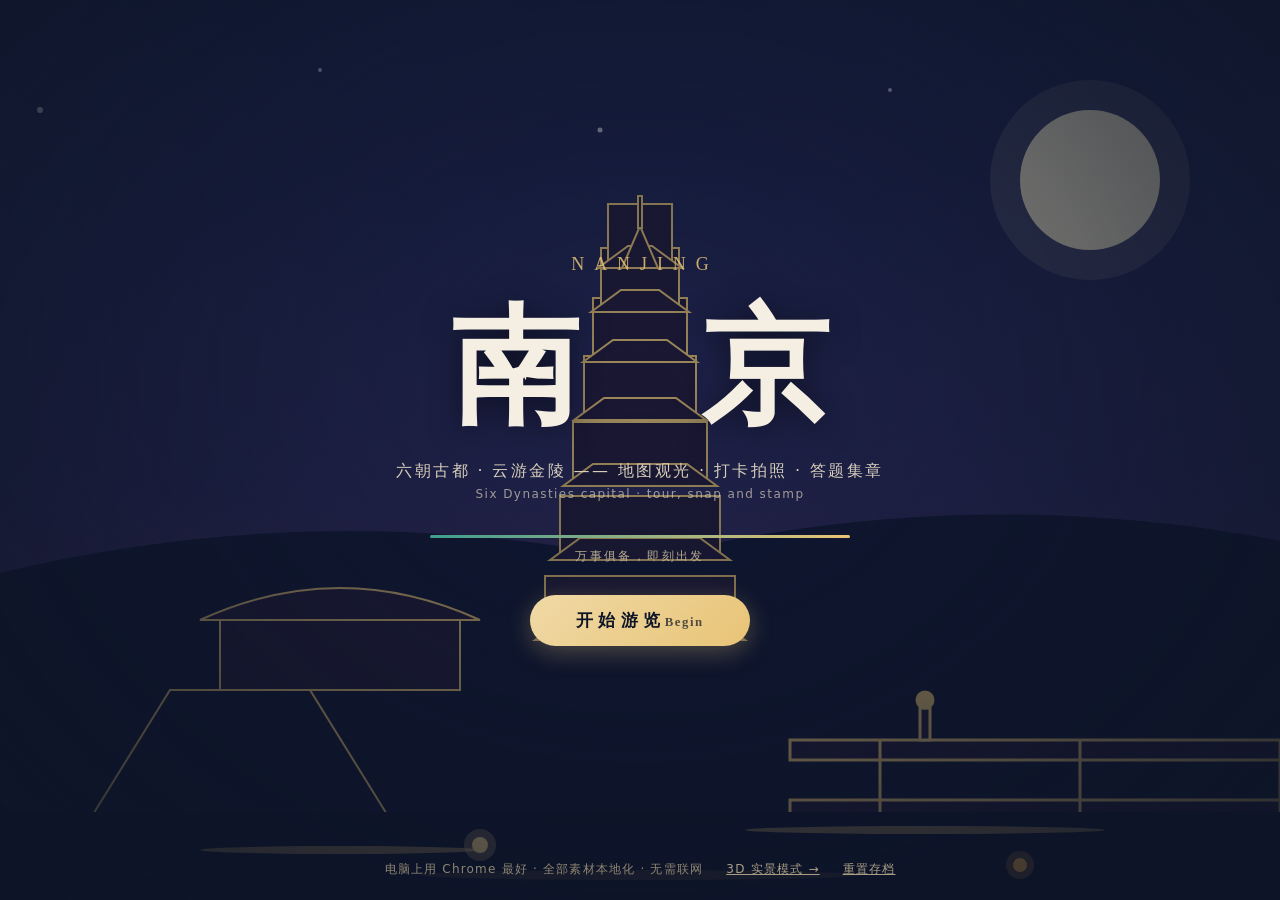
<file: game/index.html>
<!doctype html>
<html lang="zh-CN">
<head>
<meta charset="utf-8">
<title>南京 · 云游金陵</title>
<meta name="viewport" content="width=device-width,initial-scale=1,viewport-fit=cover">
<meta name="description" content="浏览器里的南京观光：玄武湖、中山陵、夫子庙、明孝陵等地标打卡、拍照、答题集章。">
<link rel="icon" href="data:,">
<link rel="stylesheet" href="./css/style.css">
</head>
<body>
<script>
/* 手机 app 内嵌（GTA7:NANKING）时隐藏「3D 实景模式」跳转，防止 iframe 里再嵌一层 3D 世界 */
if(window.self!==window.top){
  document.addEventListener("DOMContentLoaded",function(){
    var a=document.querySelector('#load-note a[href$="3d.html"]');
    if(a)a.style.display="none";
  });
}
</script>

<!-- ===== 加载封面 ===== -->
<div id="load">
  <div id="load-art"></div>
  <div id="load-shade"></div>
  <div id="load-main">
    <div id="load-en">NANJING</div>
    <div id="load-title">南 京</div>
    <div id="load-sub">
      <span class="zh">六朝古都 · 云游金陵 —— 地图观光 · 打卡拍照 · 答题集章</span>
      <span class="en">Six Dynasties capital · tour, snap and stamp</span>
    </div>
    <div id="load-prog"><div id="load-bar"><div id="load-fill"></div></div><div id="load-text">正在整理行装…</div></div>
    <button id="start" type="button" disabled><span class="zh">开始游览</span><span class="en">Begin</span></button>
  </div>
  <div id="load-note">
    <span class="zh">电脑上用 Chrome 最好 · 全部素材本地化 · 无需联网</span>
    <a href="./3d.html">3D 实景模式 →</a>
    <a id="reset-save" href="javascript:void(0)">重置存档</a>
  </div>
</div>

<!-- ===== 游戏主界面 ===== -->
<div id="app" class="off">

  <!-- 顶部 HUD -->
  <div id="hud">
    <div id="hud-title"><span class="zh">云游金陵</span><span class="en">NANJING</span></div>
    <div id="hud-score"><small>得分</small><span id="score-n">0</span></div>
    <div id="hud-stamps"><small>印章</small><span id="stamp-n">0</span>/8</div>
    <button id="btn-tasks" type="button">行程</button>
    <button id="btn-stamps" type="button">集章册</button>
  </div>

  <!-- 地图视图 -->
  <div id="map-view"></div>
  <div id="map-tip">点击亮起的地标开始打卡 · 已完成的地标可随时回访重拍</div>

  <!-- 行程面板 -->
  <div id="tasks" class="panel off">
    <div class="panel-head"><b>行程单</b><button class="panel-x" data-close="tasks">×</button></div>
    <div id="tasks-list"></div>
  </div>

  <!-- 集章册 -->
  <div id="stamps-panel" class="panel off">
    <div class="panel-head"><b>集章册</b><button class="panel-x" data-close="stamps-panel">×</button></div>
    <div id="stamps-grid"></div>
  </div>

  <!-- 景点介绍卡 -->
  <div id="card" class="modal off">
    <div id="card-box">
      <div id="card-art"></div>
      <div id="card-head">
        <div id="card-title"></div>
        <div id="card-en"></div>
      </div>
      <div id="card-text"></div>
      <div id="card-facts"></div>
      <button id="card-go" type="button">进入打卡 <span class="en">Take a photo</span></button>
    </div>
  </div>

  <!-- 拍照打卡 -->
  <div id="photo" class="modal off">
    <div id="photo-scene"></div>
    <div id="viewfinder"><div class="vf-corner c1"></div><div class="vf-corner c2"></div><div class="vf-corner c3"></div><div class="vf-corner c4"></div><div id="vf-hint"></div></div>
    <div id="photo-tip"></div>
    <div id="photo-ctrl">
      <button id="ph-zoom-out" type="button">－</button>
      <button id="ph-shutter" type="button" aria-label="拍照"></button>
      <button id="ph-zoom-in" type="button">＋</button>
      <button id="ph-x" type="button" aria-label="退出">✕</button>
    </div>
    <div id="ph-result" class="off">
      <div id="ph-stars"></div>
      <div id="ph-score"></div>
      <div id="ph-btns">
        <button id="ph-retry" type="button">再拍一张</button>
        <button id="ph-done" type="button">完成打卡</button>
      </div>
    </div>
  </div>

  <!-- 知识问答 -->
  <div id="quiz" class="modal off">
    <div id="quiz-box">
      <div id="quiz-head"><span id="quiz-loc"></span><span id="quiz-num"></span></div>
      <div id="quiz-q"></div>
      <div id="quiz-opts"></div>
      <div id="quiz-fb"></div>
    </div>
  </div>

  <!-- 打卡结算 -->
  <div id="result" class="modal off">
    <div id="result-box">
      <div id="result-stamp"></div>
      <div id="result-title">打卡完成！</div>
      <div id="result-lines"></div>
      <div id="result-total"></div>
      <button id="result-go" type="button">回到地图</button>
    </div>
  </div>

  <!-- 通关 -->
  <div id="final" class="modal off">
    <div id="final-box">
      <div id="final-en">JOURNEY COMPLETE</div>
      <div id="final-title">金陵八景 · 全线通关</div>
      <div id="final-lines"></div>
      <div id="final-total"></div>
      <button id="final-again" type="button">再游一次</button>
    </div>
  </div>

  <div id="toast" class="off"></div>
  <div id="flash"></div>
</div>

<script src="./js/data.js"></script>
<script src="./js/scenes.js"></script>
<script src="./js/game.js"></script>
</body>
</html>
</file>
<file: game/css/style.css>
/* ============ 南京 · 云游金陵 ============ */
:root{
  --ink:#0e1526;
  --ink2:#131c33;
  --paper:#f5efe3;
  --gold:#e8c476;
  --seal:#c0392b;
  --jade:#3f9e8f;
  --line:rgba(232,196,118,.35);
  --serif:"Songti SC","STSong","SimSun","Noto Serif SC",serif;
  --sans:"PingFang SC","Microsoft YaHei",system-ui,sans-serif;
}
*{margin:0;padding:0;box-sizing:border-box;-webkit-tap-highlight-color:transparent}
html,body{height:100%}
body{background:var(--ink);color:var(--paper);font-family:var(--sans);overflow:hidden;user-select:none}
button{font-family:inherit;cursor:pointer;border:none;background:none;color:inherit}
.en{opacity:.7;font-size:.75em;letter-spacing:.12em}
.off{display:none!important}

/* ============ 加载封面 ============ */
#load{position:fixed;inset:0;display:flex;flex-direction:column;align-items:center;justify-content:center;z-index:100}
#load-art{position:absolute;inset:0;opacity:.9}
#load-art svg{width:100%;height:100%}
#load-shade{position:absolute;inset:0;background:radial-gradient(ellipse at 50% 42%,rgba(14,21,38,.25),rgba(14,21,38,.88))}
#load-main{position:relative;text-align:center;z-index:2}
#load-en{font-family:var(--serif);letter-spacing:.55em;text-indent:.55em;color:var(--gold);font-size:clamp(12px,2vw,18px);opacity:.85}
#load-title{font-family:var(--serif);font-size:clamp(64px,12vw,128px);letter-spacing:.35em;text-indent:.35em;font-weight:700;text-shadow:0 4px 30px rgba(0,0,0,.5);margin:.05em 0}
#load-sub{display:flex;flex-direction:column;gap:.3em;color:#d8cfbc;font-size:clamp(13px,1.6vw,16px);letter-spacing:.15em}
#load-prog{margin:34px auto 0;width:min(420px,72vw)}
#load-bar{height:3px;background:rgba(245,239,227,.18);border-radius:2px;overflow:hidden}
#load-fill{height:100%;width:0;background:linear-gradient(90deg,var(--jade),var(--gold));transition:width .3s}
#load-text{margin-top:10px;font-size:12px;letter-spacing:.2em;color:#b8ad94}
#start{margin-top:30px;padding:14px 46px;font-size:17px;letter-spacing:.3em;color:var(--ink);background:linear-gradient(135deg,#f0d9a6,var(--gold));border-radius:40px;opacity:.35;pointer-events:none;transition:.4s;font-family:var(--serif);font-weight:700;box-shadow:0 6px 24px rgba(232,196,118,.3)}
#start.ready{opacity:1;pointer-events:auto;animation:breathe 2.4s ease-in-out infinite}
#start.ready:hover{transform:translateY(-2px);box-shadow:0 10px 30px rgba(232,196,118,.45)}
@keyframes breathe{0%,100%{box-shadow:0 6px 24px rgba(232,196,118,.3)}50%{box-shadow:0 6px 36px rgba(232,196,118,.55)}}
#load-note{position:absolute;bottom:22px;left:0;right:0;text-align:center;font-size:12px;color:#8f8672;letter-spacing:.1em;z-index:2}
#load-note a{color:#a99e85;margin-left:1.5em;text-decoration:underline}

/* ============ HUD ============ */
#app{position:fixed;inset:0}
#hud{position:absolute;top:0;left:0;right:0;height:58px;display:flex;align-items:center;gap:14px;padding:0 18px;background:linear-gradient(rgba(14,21,38,.92),rgba(14,21,38,.55) 80%,transparent);z-index:20}
#hud-title{font-family:var(--serif);font-size:20px;letter-spacing:.25em;color:var(--gold);display:flex;flex-direction:column;line-height:1.1}
#hud-score,#hud-stamps{margin-left:6px;padding:6px 14px;border:1px solid var(--line);border-radius:20px;background:rgba(19,28,51,.7);font-size:15px;display:flex;align-items:baseline;gap:6px}
#hud-score small,#hud-stamps small{font-size:11px;color:#a99e85;letter-spacing:.2em}
#hud-score span{font-family:var(--serif);font-size:18px;color:var(--gold);font-weight:700}
#hud-stamps span{font-family:var(--serif);font-size:16px;color:#e8927c;font-weight:700}
#btn-tasks,#btn-stamps{margin-left:auto;padding:8px 18px;border:1px solid var(--line);border-radius:20px;background:rgba(19,28,51,.7);color:#e8dcc0;font-size:13px;letter-spacing:.2em;transition:.25s}
#btn-tasks{margin-left:auto}
#btn-stamps{margin-left:0}
#btn-tasks:hover,#btn-stamps:hover{background:rgba(63,158,143,.25);border-color:var(--jade)}

/* ============ 地图 ============ */
#map-view{position:absolute;inset:0;display:flex;align-items:center;justify-content:center}
#map-view svg{width:min(100vw,calc(100vh*1.45));height:min(100vh,calc(100vw/1.45));max-height:calc(100vh - 40px)}
#map-tip{position:absolute;bottom:16px;left:0;right:0;text-align:center;font-size:13px;color:#a99e85;letter-spacing:.15em;pointer-events:none}
.mk{cursor:pointer}
.mk .pin{transition:.3s;transform-origin:center;transform-box:fill-box}
.mk:hover .pin{transform:scale(1.15)}
.mk.done .pin{filter:none}
.mk.locked{cursor:not-allowed;opacity:.55}
.mk.current .pin{animation:pulse 1.6s ease-in-out infinite}
@keyframes pulse{0%,100%{transform:scale(1)}50%{transform:scale(1.22)}}
#travel-line{stroke-dasharray:8 8;animation:dash 1.2s linear infinite}
@keyframes dash{to{stroke-dashoffset:-32}}

/* ============ 面板（行程/集章） ============ */
.panel{position:absolute;top:70px;right:16px;width:min(340px,88vw);max-height:calc(100vh - 100px);overflow:auto;background:var(--ink2);border:1px solid var(--line);border-radius:14px;padding:16px;z-index:30;box-shadow:0 12px 40px rgba(0,0,0,.5)}
.panel-head{display:flex;justify-content:space-between;align-items:center;margin-bottom:12px;font-family:var(--serif);letter-spacing:.2em;color:var(--gold)}
.panel-x{font-size:20px;color:#a99e85;padding:2px 8px}
.panel-x:hover{color:var(--paper)}
.task-item{display:flex;align-items:center;gap:10px;padding:9px 8px;border-radius:10px;font-size:14px}
.task-item + .task-item{border-top:1px dashed rgba(232,196,118,.15)}
.task-item .st{width:22px;text-align:center;flex:none}
.task-item.cur{background:rgba(63,158,143,.12)}
.task-item.locked{opacity:.45}
.task-item .nm{flex:1}
.task-item .pt{font-size:12px;color:#a99e85}
#stamps-grid{display:grid;grid-template-columns:repeat(2,1fr);gap:12px}
.stamp-cell{aspect-ratio:1;border:2px dashed rgba(232,196,118,.3);border-radius:10px;display:flex;align-items:center;justify-content:center;flex-direction:column;gap:4px;font-size:13px;color:#8f8672}
.stamp-cell.got{border:2px solid var(--seal);background:rgba(192,57,43,.1);color:var(--paper)}
.stamp-cell .seal{font-family:var(--serif);font-size:20px;font-weight:700;color:var(--seal);letter-spacing:.1em}
.stamp-cell.got .seal{animation:stampIn .4s cubic-bezier(.2,1.6,.4,1)}
@keyframes stampIn{0%{transform:scale(2.4) rotate(-14deg);opacity:0}100%{transform:scale(1) rotate(-6deg);opacity:1}}

/* ============ 通用弹窗 ============ */
.modal{position:fixed;inset:0;z-index:50;display:flex;align-items:center;justify-content:center;background:rgba(8,12,24,.72);backdrop-filter:blur(3px)}
#card-box,#quiz-box,#result-box,#final-box{background:var(--ink2);border:1px solid var(--line);border-radius:18px;overflow:hidden;box-shadow:0 20px 60px rgba(0,0,0,.6);animation:rise .35s ease-out}
@keyframes rise{from{transform:translateY(24px);opacity:0}to{transform:translateY(0);opacity:1}}
#card-box{width:min(560px,92vw);max-height:92vh;overflow:auto}
#card-art{height:200px;background:#0a1020}
#card-art svg{width:100%;height:100%;display:block}
#card-head{padding:18px 24px 4px}
#card-title{font-family:var(--serif);font-size:26px;letter-spacing:.2em;color:var(--gold)}
#card-en{font-size:12px;letter-spacing:.15em;color:#a99e85;margin-top:4px}
#card-text{padding:12px 24px;font-size:14.5px;line-height:1.9;color:#e8dcc0}
#card-facts{padding:0 24px;display:flex;flex-wrap:wrap;gap:8px}
#card-facts i{font-style:normal;font-size:12px;padding:5px 12px;border-radius:16px;background:rgba(63,158,143,.15);color:#9fd4c9;letter-spacing:.05em}
#card-go{display:block;margin:18px auto 22px;padding:12px 38px;background:linear-gradient(135deg,#f0d9a6,var(--gold));color:var(--ink);border-radius:26px;font-size:15px;font-weight:700;letter-spacing:.15em;transition:.25s}
#card-go:hover{transform:translateY(-2px)}

/* ============ 拍照 ============ */
#photo{background:#0a0f1c}
#photo-scene{position:absolute;inset:0;overflow:hidden;cursor:grab}
#photo-scene.dragging{cursor:grabbing}
#photo-scene .scene-wrap{position:absolute;left:0;top:0;transform-origin:0 0}
#photo-scene svg{display:block}
#viewfinder{position:absolute;left:50%;top:50%;transform:translate(-50%,-50%);width:min(52vw,52vh*1.6);aspect-ratio:16/10;pointer-events:none;border:1px solid rgba(245,239,227,.6);box-shadow:0 0 0 100vmax rgba(10,15,28,.45)}
.vf-corner{position:absolute;width:22px;height:22px;border:3px solid var(--gold)}
.c1{left:-2px;top:-2px;border-right:none;border-bottom:none}
.c2{right:-2px;top:-2px;border-left:none;border-bottom:none}
.c3{left:-2px;bottom:-2px;border-right:none;border-top:none}
.c4{right:-2px;bottom:-2px;border-left:none;border-top:none}
#vf-hint{position:absolute;left:50%;top:-34px;transform:translateX(-50%);font-size:12px;color:#d8cfbc;letter-spacing:.15em;white-space:nowrap}
#photo-tip{position:absolute;bottom:110px;left:0;right:0;text-align:center;font-size:14px;color:#e8dcc0;letter-spacing:.12em;pointer-events:none;text-shadow:0 2px 8px rgba(0,0,0,.8)}
#photo-ctrl{position:absolute;bottom:26px;left:50%;transform:translateX(-50%);display:flex;align-items:center;gap:20px}
#ph-zoom-out,#ph-zoom-in{width:46px;height:46px;border-radius:50%;border:1px solid var(--line);background:rgba(19,28,51,.8);font-size:20px;color:var(--gold);transition:.2s}
#ph-zoom-out:hover,#ph-zoom-in:hover{background:rgba(63,158,143,.3)}
#ph-shutter{width:74px;height:74px;border-radius:50%;border:5px solid var(--paper);background:var(--seal);box-shadow:0 0 0 4px rgba(192,57,43,.3),0 4px 18px rgba(0,0,0,.5);transition:.15s}
#ph-shutter:hover{transform:scale(1.06)}
#ph-shutter:active{transform:scale(.94)}
#ph-x{position:absolute;top:18px;right:18px;width:42px;height:42px;border-radius:50%;border:1px solid var(--line);background:rgba(19,28,51,.8);font-size:16px;color:#a99e85}
#ph-x:hover{color:var(--paper)}
#flash{position:fixed;inset:0;background:#fff;opacity:0;pointer-events:none;z-index:60;transition:opacity .35s}
#flash.on{opacity:.85;transition:none}
#ph-result{position:absolute;left:50%;top:50%;transform:translate(-50%,-50%);background:rgba(14,21,38,.92);border:1px solid var(--line);border-radius:16px;padding:26px 40px;text-align:center;z-index:5;animation:rise .3s ease-out}
#ph-stars{font-size:30px;letter-spacing:.2em;color:var(--gold)}
#ph-score{margin-top:8px;font-size:15px;color:#e8dcc0;letter-spacing:.1em}
#ph-btns{margin-top:18px;display:flex;gap:14px;justify-content:center}
#ph-retry,#ph-done{padding:10px 26px;border-radius:22px;font-size:14px;letter-spacing:.1em;transition:.2s}
#ph-retry{border:1px solid var(--line);color:#e8dcc0}
#ph-retry:hover{background:rgba(63,158,143,.25)}
#ph-done{background:linear-gradient(135deg,#f0d9a6,var(--gold));color:var(--ink);font-weight:700}
#ph-done:hover{transform:translateY(-2px)}

/* ============ 问答 ============ */
#quiz-box{width:min(520px,92vw);padding:26px 30px}
#quiz-head{display:flex;justify-content:space-between;font-size:12px;color:#a99e85;letter-spacing:.2em;margin-bottom:14px}
#quiz-loc{color:var(--gold)}
#quiz-q{font-size:17px;line-height:1.7;color:var(--paper);margin-bottom:20px}
#quiz-opts{display:flex;flex-direction:column;gap:10px}
.opt{padding:13px 18px;border:1px solid rgba(232,196,118,.25);border-radius:12px;font-size:14.5px;text-align:left;color:#e8dcc0;transition:.2s;background:rgba(19,28,51,.6)}
.opt:hover{border-color:var(--gold);background:rgba(232,196,118,.08)}
.opt.right{border-color:var(--jade);background:rgba(63,158,143,.2);color:#c8f0e6}
.opt.wrong{border-color:var(--seal);background:rgba(192,57,43,.15);color:#f0b8ae;opacity:.8}
.opt:disabled{cursor:default}
#quiz-fb{margin-top:16px;font-size:13px;line-height:1.7;color:#a99e85;min-height:20px}
#quiz-fb b{color:var(--jade)}

/* ============ 结算 / 通关 ============ */
#result-box,#final-box{width:min(460px,92vw);padding:34px 36px;text-align:center}
#result-stamp{width:92px;height:92px;margin:0 auto 16px;border:3px solid var(--seal);border-radius:8px;display:flex;align-items:center;justify-content:center;background:rgba(192,57,43,.08)}
#result-stamp span{font-family:var(--serif);font-size:26px;font-weight:700;color:var(--seal);letter-spacing:.08em;transform:rotate(-6deg)}
#result-stamp{animation:stampIn .45s cubic-bezier(.2,1.6,.4,1)}
#result-title{font-family:var(--serif);font-size:24px;letter-spacing:.2em;color:var(--gold)}
#result-lines{margin:18px 0;text-align:left;font-size:14px;line-height:2.1;color:#e8dcc0}
#result-lines i{font-style:normal;color:#a99e85;font-size:12px;margin-left:8px}
#result-total{font-size:20px;font-family:var(--serif);color:var(--gold);letter-spacing:.15em;margin-bottom:22px}
#result-go,#final-again{padding:12px 40px;background:linear-gradient(135deg,#f0d9a6,var(--gold));color:var(--ink);border-radius:26px;font-size:15px;font-weight:700;letter-spacing:.15em;transition:.25s}
#result-go:hover,#final-again:hover{transform:translateY(-2px)}
#final-en{font-size:12px;letter-spacing:.5em;color:#a99e85}
#final-title{font-family:var(--serif);font-size:30px;letter-spacing:.25em;color:var(--gold);margin:10px 0 6px}
#final-lines{margin:16px 0;font-size:14px;line-height:2;color:#e8dcc0;text-align:left}
#final-total{font-size:22px;font-family:var(--serif);color:var(--gold);margin-bottom:22px;letter-spacing:.15em}

/* ============ toast ============ */
#toast{position:absolute;top:74px;left:50%;transform:translateX(-50%);background:rgba(19,28,51,.95);border:1px solid var(--line);color:#e8dcc0;padding:10px 24px;border-radius:24px;font-size:14px;letter-spacing:.1em;z-index:70;animation:rise .25s ease-out;box-shadow:0 8px 24px rgba(0,0,0,.5)}

/* ============ 响应式 ============ */
@media (max-width:640px){
  #hud{gap:8px;padding:0 10px}
  #hud-title{font-size:15px}
  #btn-tasks,#btn-stamps{padding:6px 12px;font-size:12px}
  #viewfinder{width:74vw}
  #card-art{height:150px}
  .panel{right:8px;top:64px}
}
</file>
